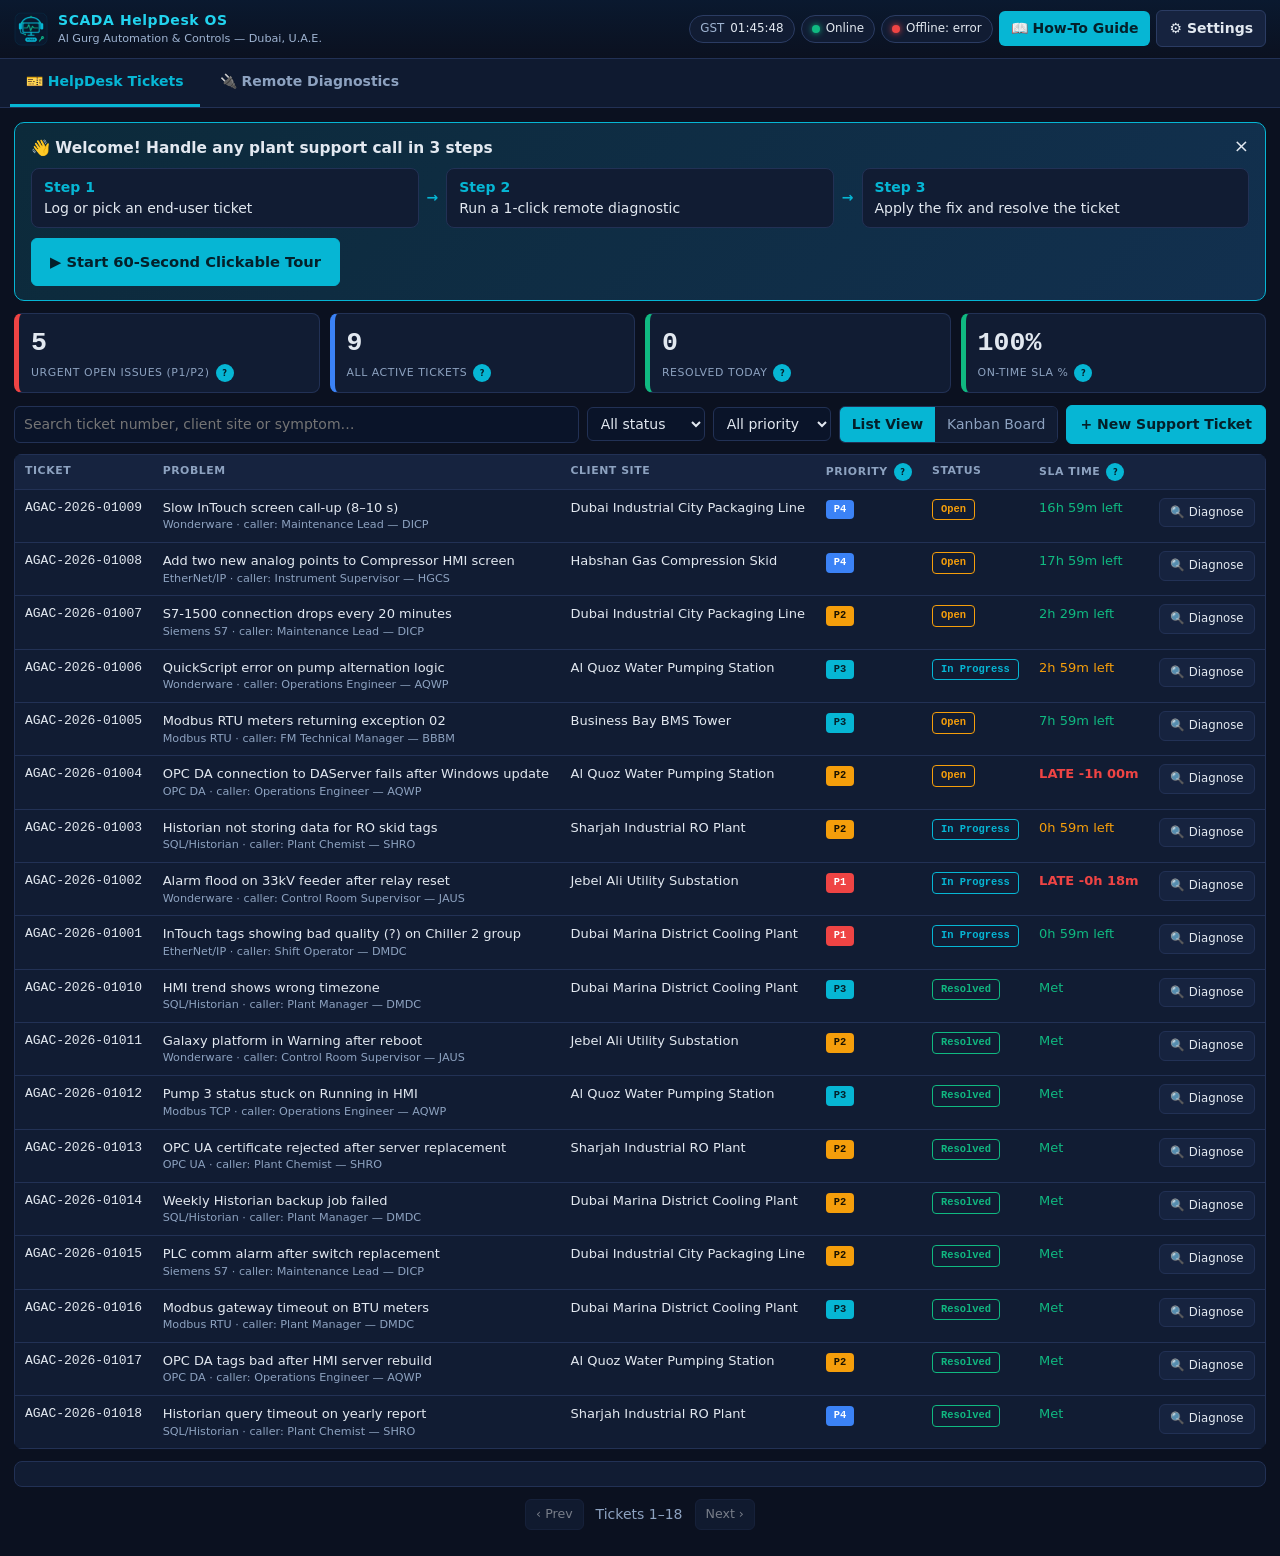
<file: index.html>
<!DOCTYPE html>
<html lang="en" data-theme="dark" data-size="standard">
<head>
<meta charset="utf-8">
<meta name="viewport" content="width=device-width, initial-scale=1, viewport-fit=cover">
<title>SCADA HelpDesk OS — Al Gurg Automation &amp; Controls</title>
<meta name="description" content="Beginner-friendly SCADA support ticketing with remote-diagnostic helpers for Al Gurg Automation and Controls, Dubai U.A.E. Works 100% offline.">
<link rel="manifest" href="manifest.webmanifest">
<link rel="icon" type="image/svg+xml" href="favicon.svg">
<link rel="icon" type="image/png" sizes="32x32" href="icons/favicon-32x32.png">
<link rel="icon" type="image/png" sizes="16x16" href="icons/favicon-16x16.png">
<link rel="apple-touch-icon" sizes="180x180" href="apple-touch-icon.png">
<meta name="apple-mobile-web-app-capable" content="yes">
<meta name="mobile-web-app-capable" content="yes">
<meta name="apple-mobile-web-app-status-bar-style" content="black-translucent">
<meta name="apple-mobile-web-app-title" content="SCADA Desk">
<meta name="theme-color" content="#0a192f" id="themeColor">
<link rel="stylesheet" href="css/styles.css">
</head>
<body>
<header class="topbar">
  <div class="brand">
    <img src="icons/icon-96.png" alt="" width="34" height="34">
    <div>
      <div class="brand-title">SCADA HelpDesk OS</div>
      <div class="brand-sub" id="brandSub">Al Gurg Automation &amp; Controls — Dubai, U.A.E.</div>
    </div>
  </div>
  <div class="status-row">
    <div class="pill" title="UAE Gulf Standard Time (UTC+4)"><span class="lbl">GST</span> <span id="gstClock">--:--:--</span></div>
    <div class="pill"><span class="dot" id="netDot"></span><span id="netText">Online</span></div>
    <div class="pill" title="Offline app cache"><span class="dot warn" id="swDot"></span><span id="swText">Offline: starting</span></div>
    <button class="hdr-btn" id="installBtn" hidden>⬇ Install App</button>
    <button class="hdr-btn" id="guideBtn">📖 How-To Guide</button>
    <button class="hdr-btn alt" id="settingsBtn">⚙️ Settings</button>
  </div>
</header>

<nav class="tabs" role="tablist" aria-label="Workspaces">
  <button class="tab active" data-view="tickets" role="tab">🎫 HelpDesk Tickets</button>
  <button class="tab" data-view="diag" role="tab">🔌 Remote Diagnostics</button>
</nav>

<main>
<!-- ============ WORKSPACE 1: TICKETS ============ -->
<section class="view active" id="view-tickets">
  <div class="welcome" id="welcome" hidden>
    <button class="x" id="welcomeClose" aria-label="Hide welcome banner">×</button>
    <h2>👋 Welcome! Handle any plant support call in 3 steps</h2>
    <div class="steps3">
      <div class="step3"><b>Step 1</b><br>Log or pick an end-user ticket</div><span class="arrow">→</span>
      <div class="step3"><b>Step 2</b><br>Run a 1-click remote diagnostic</div><span class="arrow">→</span>
      <div class="step3"><b>Step 3</b><br>Apply the fix and resolve the ticket</div>
    </div>
    <button class="btn accent big" id="tourStart">▶ Start 60-Second Clickable Tour</button>
  </div>

  <div class="kpis" id="kpis"></div>

  <div class="toolbar">
    <input type="search" id="tSearch" placeholder="Search ticket number, client site or symptom…" aria-label="Search tickets">
    <select id="tStatus" aria-label="Status"><option value="">All status</option><option>Open</option><option>In Progress</option><option>Resolved</option></select>
    <select id="tPriority" aria-label="Priority"><option value="">All priority</option><option value="P1">P1 Critical</option><option value="P2">P2 High</option><option value="P3">P3 Medium</option><option value="P4">P4 Low</option></select>
    <div class="seg" aria-label="View mode"><button id="viewTable" class="active">List View</button><button id="viewKanban">Kanban Board</button></div>
    <button class="btn accent" id="newTicketBtn">+ New Support Ticket</button>
  </div>
  <div id="quickNote" class="hint" hidden></div>
  <div id="ticketTableWrap"></div>
  <div id="ticketKanban" class="kanban" hidden></div>
  <div id="archiveBox" class="card archive-box" hidden></div>
  <div class="pager"><button class="btn small" id="pgPrev">‹ Prev</button><span id="pgInfo"></span><button class="btn small" id="pgNext">Next ›</button></div>
</section>

<!-- ============ WORKSPACE 2: DIAGNOSTICS ============ -->
<section class="view" id="view-diag">
  <div class="diag-banner" id="diagBanner">
    <div class="cur" id="diagCur">Currently Diagnosing: (no ticket selected)</div>
    <label>Switch ticket<select id="diagTicket"></select></label>
  </div>
  <div class="grid2">
    <div class="card" id="card-opc">
      <div class="card-head"><h3>1 · OPC DA / UA Status Helper <span class="tip" tabindex="0" data-tip="OPC is how the HMI reads values from PLCs. Use this when tags show a question mark, red quality or stop updating.">?</span></h3></div>
      <div class="row"><label>Pick a common OPC problem<select id="opcPreset"></select></label><button class="btn small" id="opcExample">✨ Load Common Example</button></div>
      <div class="row"><label>…or type your own code / endpoint<input id="opcCustom" placeholder="0x0018   or   opc.tcp://10.10.20.15:4840" spellcheck="false"></label><button class="btn small" id="opcCheck">Check</button></div>
      <div class="out" id="opcOut"></div>
      <button class="btn accent" data-attach="opc">📎 Attach Result &amp; Fix to Ticket</button>
    </div>

    <div class="card" id="card-modbus">
      <div class="card-head"><h3>2 · Modbus TCP / RTU Troubleshooter <span class="tip" tabindex="0" data-tip="Modbus is a simple protocol used by meters and small PLCs. Use this for timeouts, 'exception' error codes or wrong register addresses.">?</span></h3></div>
      <div class="row"><label>Pick a common Modbus problem<select id="mbPreset"></select></label><button class="btn small" id="mbExample">✨ Load Common Example</button></div>
      <h4>Register Converter &amp; Frame Builder</h4>
      <div class="row3">
        <label>Slave ID<input id="mbSlave" type="number" min="0" max="247" value="1"></label>
        <label>Register (e.g. 40001)<input id="mbReg" value="40001" spellcheck="false"></label>
        <label>How many<input id="mbQty" type="number" min="1" max="125" value="10"></label>
      </div>
      <button class="btn small" id="mbBuild">Convert &amp; Build Frame (with CRC-16)</button>
      <div class="out" id="mbOut"></div>
      <button class="btn accent" data-attach="modbus">📎 Attach Result &amp; Fix to Ticket</button>
    </div>

    <div class="card" id="card-wonderware">
      <div class="card-head"><h3>3 · Wonderware InTouch &amp; Historian Helper <span class="tip" tabindex="0" data-tip="Wonderware is the SCADA software. Use this for alarm floods, missing trend history, script errors or slow screens.">?</span></h3></div>
      <div class="row"><label>Pick a common Wonderware problem<select id="wwPreset"></select></label><button class="btn small" id="wwExample">✨ Load Common Example</button></div>
      <div class="out" id="wwOut"></div>
      <details open><summary>Build Historian SQL query (1 click)</summary>
        <div class="row3" style="margin-top:8px"><label>Tag name(s), comma separated<input id="hTags" value="DC_Chiller1_Temp" spellcheck="false"></label><label>Last how many hours<input id="hHours" type="number" min="1" max="72" value="1"></label></div>
        <button class="btn small" id="hBuild" style="margin-top:8px">Build Query</button>
      </details>
      <details><summary>QuickScript syntax check</summary>
        <textarea id="qsCode" rows="5" spellcheck="false" style="margin-top:8px">IF Tank1_Level > 80
  Pump1_Cmd = 1;
ENDIF</textarea>
        <button class="btn small" id="qsCheck" style="margin-top:8px">Check Syntax</button>
      </details>
      <details><summary>Alarm flood analyzer</summary>
        <textarea id="afLog" rows="4" spellcheck="false" placeholder="One alarm per line:  2026-10-22 06:10:05, TAG_NAME, High" style="margin-top:8px"></textarea>
        <div class="row" style="margin-top:8px"><button class="btn small" id="afSample">Load Sample Log</button><button class="btn small" id="afRun">Analyze</button></div>
      </details>
      <button class="btn accent" data-attach="wonderware">📎 Attach Result &amp; Fix to Ticket</button>
    </div>

    <div class="card" id="card-plc">
      <div class="card-head"><h3>4 · PLC Node Quick-Check <span class="tip" tabindex="0" data-tip="Ports, LED meanings and a short pre-check list for common PLC families. Tick the boxes before you close a ticket.">?</span></h3></div>
      <div class="row"><label>PLC family<select id="plcSel"></select></label><button class="btn small" id="plcExample">✨ Load Common Example</button></div>
      <div class="out" id="plcOut"></div>
      <button class="btn accent" data-attach="plc">📎 Attach Result &amp; Fix to Ticket</button>
    </div>
  </div>
</section>
</main>

<aside class="drawer" id="drawer" hidden aria-label="Ticket detail"></aside>
<div class="scrim" id="scrim" hidden></div>
<div class="modal" id="modal" hidden><div class="modal-box" id="modalBox"></div></div>
<div class="toast" id="toast" hidden></div>

<script src="js/seed-data.js"></script>
<script src="js/db.js"></script>
<script src="js/diagnostics.js"></script>
<script src="js/guide-tour.js"></script>
<script src="js/app.js"></script>
</body>
</html>
</file>
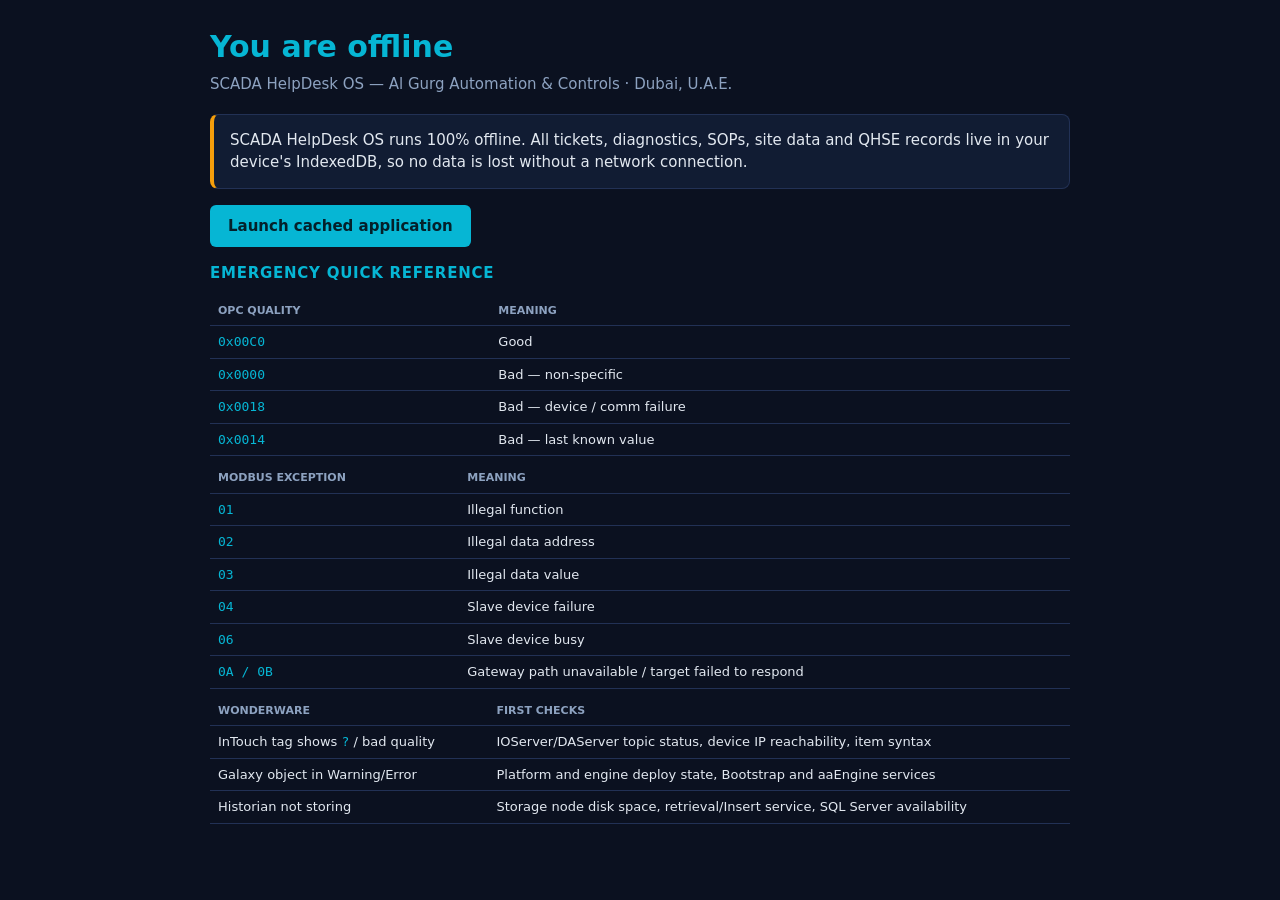
<file: offline.html>
<!DOCTYPE html>
<html lang="en">
<head>
<meta charset="utf-8">
<meta name="viewport" content="width=device-width, initial-scale=1">
<meta name="theme-color" content="#0a192f">
<title>Offline — SCADA HelpDesk OS</title>
<style>
  body{margin:0;background:#0b1120;color:#e2e8f0;font:15px/1.5 system-ui,-apple-system,"Segoe UI",Arial,sans-serif;padding:24px}
  .wrap{max-width:860px;margin:0 auto}
  h1{color:#06b6d4;margin:0 0 4px}
  .sub{color:#8da2c0;margin-bottom:18px}
  .box{background:#111c33;border:1px solid #223155;border-left:4px solid #f59e0b;border-radius:8px;padding:14px 16px;margin-bottom:16px}
  a.btn{display:inline-block;background:#06b6d4;color:#04202a;font-weight:700;padding:10px 18px;border-radius:6px;text-decoration:none}
  table{width:100%;border-collapse:collapse;margin-top:8px}
  th,td{border-bottom:1px solid #223155;padding:6px 8px;text-align:left;font-size:13px}
  th{color:#8da2c0;text-transform:uppercase;font-size:11px}
  code{font-family:ui-monospace,Consolas,monospace;color:#06b6d4}
  h2{font-size:15px;color:#06b6d4;text-transform:uppercase;letter-spacing:.05em}
</style>
</head>
<body>
<div class="wrap">
  <h1>You are offline</h1>
  <div class="sub">SCADA HelpDesk OS — Al Gurg Automation &amp; Controls · Dubai, U.A.E.</div>
  <div class="box">
    SCADA HelpDesk OS runs 100% offline. All tickets, diagnostics, SOPs, site data and QHSE records live in your device's IndexedDB, so no data is lost without a network connection.
  </div>
  <p><a class="btn" href="./index.html">Launch cached application</a></p>

  <h2>Emergency quick reference</h2>
  <table>
    <tr><th>OPC quality</th><th>Meaning</th></tr>
    <tr><td><code>0x00C0</code></td><td>Good</td></tr>
    <tr><td><code>0x0000</code></td><td>Bad — non-specific</td></tr>
    <tr><td><code>0x0018</code></td><td>Bad — device / comm failure</td></tr>
    <tr><td><code>0x0014</code></td><td>Bad — last known value</td></tr>
  </table>
  <table>
    <tr><th>Modbus exception</th><th>Meaning</th></tr>
    <tr><td><code>01</code></td><td>Illegal function</td></tr>
    <tr><td><code>02</code></td><td>Illegal data address</td></tr>
    <tr><td><code>03</code></td><td>Illegal data value</td></tr>
    <tr><td><code>04</code></td><td>Slave device failure</td></tr>
    <tr><td><code>06</code></td><td>Slave device busy</td></tr>
    <tr><td><code>0A / 0B</code></td><td>Gateway path unavailable / target failed to respond</td></tr>
  </table>
  <table>
    <tr><th>Wonderware</th><th>First checks</th></tr>
    <tr><td>InTouch tag shows <code>?</code> / bad quality</td><td>IOServer/DAServer topic status, device IP reachability, item syntax</td></tr>
    <tr><td>Galaxy object in Warning/Error</td><td>Platform and engine deploy state, Bootstrap and aaEngine services</td></tr>
    <tr><td>Historian not storing</td><td>Storage node disk space, retrieval/Insert service, SQL Server availability</td></tr>
  </table>
</div>
</body>
</html>
</file>
<file: css/styles.css>
:root{
  --bg:#0b1120;--bg2:#0f1a30;--panel:#111c33;--panel2:#16233f;--line:#223155;--inp:#0a1429;--code:#050b18;
  --text:#e2e8f0;--muted:#8da2c0;--cyan:#06b6d4;--on-cyan:#04202a;--red:#ef4444;--amber:#f59e0b;--green:#10b981;--blue:#3b82f6;
  --hover:#15264a;--shadow:#000a;--scrim:#0009;--radius:8px;--fs:14px;
  --mono:ui-monospace,SFMono-Regular,Menlo,Consolas,"Liberation Mono",monospace;
}
:root[data-theme="light"]{
  --bg:#f1f5f9;--bg2:#e8eef6;--panel:#ffffff;--panel2:#e2e8f0;--line:#94a3b8;--inp:#ffffff;--code:#f8fafc;
  --text:#0f172a;--muted:#475569;--cyan:#0369a1;--on-cyan:#ffffff;--red:#b91c1c;--amber:#b45309;--green:#047857;--blue:#1d4ed8;
  --hover:#dbeafe;--shadow:#0004;--scrim:#0006;
}
:root[data-size="large"]{--fs:17px}
*{box-sizing:border-box}
html,body{margin:0;background:var(--bg);color:var(--text);font:var(--fs)/1.5 system-ui,-apple-system,"Segoe UI",Roboto,Arial,sans-serif}
body{padding-top:env(safe-area-inset-top);min-height:100vh}
button,input,select,textarea{font:inherit;color:inherit}
:root[data-size="large"] .btn{padding:12px 18px;min-height:46px}
:root[data-size="large"] .btn.small{padding:10px 14px;min-height:42px}
:root[data-size="large"] input,:root[data-size="large"] select,:root[data-size="large"] textarea{padding:11px 12px;min-height:46px}
.topbar{display:flex;flex-wrap:wrap;gap:10px;align-items:center;justify-content:space-between;padding:10px 14px;background:linear-gradient(180deg,#0a192f,#0b1120);border-bottom:1px solid var(--line);color:#e2e8f0}
:root[data-theme="light"] .topbar{background:linear-gradient(180deg,#0c4a6e,#0a3b57)}
.brand{display:flex;gap:10px;align-items:center}
.brand img{border-radius:8px}
.brand-title{font-weight:700;letter-spacing:.04em;color:#22d3ee}
.brand-sub{font-size:.8em;color:#9fb4d2}
.status-row{display:flex;flex-wrap:wrap;gap:6px;align-items:center}
.pill{display:inline-flex;gap:6px;align-items:center;padding:4px 10px;border:1px solid #2b3c63;border-radius:999px;background:#111c33;color:#e2e8f0;font-size:.85em;white-space:nowrap}
.pill .lbl{color:#9fb4d2}
.dot{width:8px;height:8px;border-radius:50%;background:#10b981;color:#10b981;box-shadow:0 0 6px currentColor}
.dot.off{background:#ef4444;color:#ef4444}.dot.warn{background:#f59e0b;color:#f59e0b}
.hdr-btn{background:#06b6d4;color:#04202a;border:0;border-radius:6px;padding:7px 12px;font-weight:700;cursor:pointer}
.hdr-btn.alt{background:#16233f;color:#e2e8f0;border:1px solid #2b3c63}
.hdr-btn:hover{filter:brightness(1.12)}
.tabs{display:flex;gap:4px;padding:0 10px;background:var(--bg2);border-bottom:1px solid var(--line);position:sticky;top:0;z-index:5}
.tab{background:none;border:0;border-bottom:3px solid transparent;padding:12px 16px;color:var(--muted);cursor:pointer;white-space:nowrap;font-weight:600}
.tab:hover{color:var(--text)}
.tab.active{color:var(--cyan);border-bottom-color:var(--cyan)}
main{padding:14px;max-width:1500px;margin:0 auto}
.view{display:none}.view.active{display:block}
input,select,textarea{background:var(--inp);border:1px solid var(--line);border-radius:6px;padding:7px 9px;width:100%}
input:focus,select:focus,textarea:focus,button:focus-visible,[tabindex]:focus-visible{outline:2px solid var(--cyan);outline-offset:1px}
textarea{font-family:var(--mono);font-size:.9em;resize:vertical}
label{display:flex;flex-direction:column;gap:3px;font-size:.86em;color:var(--muted)}
.btn{background:var(--panel2);border:1px solid var(--line);border-radius:6px;padding:8px 13px;cursor:pointer;color:var(--text)}
.btn:hover{border-color:var(--cyan)}
.btn:disabled{opacity:.5;cursor:not-allowed}
.btn.accent{background:var(--cyan);color:var(--on-cyan);border-color:var(--cyan);font-weight:700}
.btn.ok{background:var(--green);color:#fff;border-color:var(--green);font-weight:700}
.btn.danger{border-color:var(--red);color:var(--red)}
.btn.small{padding:5px 10px;font-size:.9em}
.btn.big{padding:12px 18px;font-size:1.05em}
.row{display:flex;flex-wrap:wrap;gap:8px;align-items:flex-end}.row>label{flex:1;min-width:140px}
.row3{display:grid;grid-template-columns:repeat(auto-fit,minmax(140px,1fr));gap:8px}
.hint{color:var(--muted);font-size:.86em}
.mono{font-family:var(--mono)}
/* welcome banner */
.welcome{background:linear-gradient(135deg,#0c2a3a,#12304f);border:1px solid var(--cyan);border-radius:10px;padding:14px 16px;margin-bottom:12px;color:#e2e8f0;position:relative}
:root[data-theme="light"] .welcome{background:#e0f2fe;color:#0f172a}
.welcome h2{margin:0 0 8px;font-size:1.1em}
.steps3{display:flex;flex-wrap:wrap;gap:8px;align-items:center;margin-bottom:10px}
.step3{background:var(--panel);border:1px solid var(--line);border-radius:8px;padding:8px 12px;flex:1;min-width:190px;color:var(--text)}
.step3 b{color:var(--cyan)}
.arrow{color:var(--cyan);font-weight:700}
.welcome .x{position:absolute;top:8px;right:10px;background:none;border:0;color:inherit;font-size:1.3em;cursor:pointer}
/* kpis */
.kpis{display:grid;grid-template-columns:repeat(auto-fit,minmax(170px,1fr));gap:10px;margin-bottom:12px}
.kpi{background:var(--panel);border:1px solid var(--line);border-left:5px solid var(--cyan);border-radius:var(--radius);padding:10px 12px;cursor:pointer;text-align:left;color:var(--text)}
.kpi:hover{border-color:var(--cyan)}
.kpi.sel{outline:2px solid var(--cyan);background:var(--hover)}
.kpi .v{font-size:1.9em;font-weight:700;font-family:var(--mono)}
.kpi .k{font-size:.78em;color:var(--muted);text-transform:uppercase;letter-spacing:.05em}
.kpi.red{border-left-color:var(--red)}.kpi.amber{border-left-color:var(--amber)}.kpi.green{border-left-color:var(--green)}.kpi.blue{border-left-color:var(--blue)}
.toolbar{display:flex;flex-wrap:wrap;gap:8px;margin-bottom:10px;align-items:center}
.toolbar input[type=search]{flex:1;min-width:220px;width:auto}
.toolbar select{width:auto}
.seg{display:inline-flex;border:1px solid var(--line);border-radius:6px;overflow:hidden}
.seg button{background:var(--panel);border:0;padding:7px 12px;cursor:pointer;color:var(--muted)}
.seg button.active{background:var(--cyan);color:var(--on-cyan);font-weight:700}
table{width:100%;border-collapse:collapse;background:var(--panel);border:1px solid var(--line)}
th,td{padding:8px 10px;text-align:left;border-bottom:1px solid var(--line);font-size:.93em;vertical-align:top}
th{background:var(--panel2);color:var(--muted);font-size:.78em;text-transform:uppercase;letter-spacing:.05em}
tbody tr{cursor:pointer}tbody tr:hover{background:var(--hover)}
.tbl-scroll{overflow-x:auto;border-radius:var(--radius)}
.badge{display:inline-block;padding:2px 8px;border-radius:4px;font-size:.8em;font-weight:700;font-family:var(--mono);white-space:nowrap}
.p-P1{background:var(--red);color:#fff}.p-P2{background:var(--amber);color:#1a1200}.p-P3{background:var(--cyan);color:var(--on-cyan)}.p-P4{background:var(--blue);color:#fff}
:root[data-theme="light"] .p-P2{color:#fff}
.s-Open{border:1px solid var(--amber);color:var(--amber)}.s-In-Progress{border:1px solid var(--cyan);color:var(--cyan)}.s-Resolved{border:1px solid var(--green);color:var(--green)}.s-Closed{border:1px solid var(--muted);color:var(--muted)}
.sla-ok{color:var(--green)}.sla-warn{color:var(--amber)}.sla-bad{color:var(--red);font-weight:700}
.pager{display:flex;gap:12px;align-items:center;justify-content:center;margin:12px 0;color:var(--muted)}
.kanban{display:grid;grid-template-columns:repeat(3,minmax(230px,1fr));gap:10px;overflow-x:auto}
.kcol{background:var(--bg2);border:1px solid var(--line);border-radius:var(--radius);padding:8px;min-height:120px}
.kcol h4{margin:2px 0 8px;font-size:.85em;color:var(--muted);text-transform:uppercase}
.kcard{background:var(--panel);border:1px solid var(--line);border-left:4px solid var(--cyan);border-radius:6px;padding:8px;margin-bottom:6px;cursor:pointer}
.archive-box{margin-top:12px}
/* cards */
.grid2{display:grid;grid-template-columns:repeat(auto-fit,minmax(380px,1fr));gap:12px}
.card{background:var(--panel);border:1px solid var(--line);border-radius:var(--radius);padding:12px 14px;display:flex;flex-direction:column;gap:9px}
.card h3{margin:0;font-size:1em;color:var(--cyan);text-transform:uppercase;letter-spacing:.05em}
.card h4{margin:6px 0 0;font-size:.85em;color:var(--muted);text-transform:uppercase}
.card-head{display:flex;justify-content:space-between;align-items:center;gap:8px}
.diag-banner{display:flex;flex-wrap:wrap;gap:10px;align-items:center;background:var(--panel);border:1px solid var(--cyan);border-radius:var(--radius);padding:10px 14px;margin-bottom:12px}
.diag-banner .cur{font-weight:700;flex:1;min-width:240px}
.diag-banner select{width:auto;min-width:280px}
.out{background:var(--inp);border:1px solid var(--line);border-radius:6px;padding:10px 12px;min-height:34px;word-break:break-word}
.out:empty{display:none}
.out .lvl{display:inline-block;padding:1px 8px;border-radius:4px;font-weight:700;font-size:.8em;margin-right:6px}
.out .lvl.bad,.lvl.bad{background:var(--red);color:#fff}.out .lvl.good,.lvl.good{background:var(--green);color:#fff}.out .lvl.warn,.lvl.warn{background:var(--amber);color:#1a1200}
.out .good{color:var(--green)}.out .bad{color:var(--red)}.out .warn{color:var(--amber)}
.checks label{flex-direction:row;align-items:flex-start;gap:8px;color:var(--text);font-size:1em;padding:3px 0}
.checks input{width:auto;margin-top:4px}
.code{background:var(--code);border:1px solid var(--line);border-radius:6px;padding:10px;font-family:var(--mono);font-size:.85em;overflow:auto;margin:0;white-space:pre-wrap}
.code:empty{display:none}
.list{display:flex;flex-direction:column;gap:6px}
.item{border:1px solid var(--line);border-radius:6px;padding:8px 10px;background:var(--bg2)}
.item .t{font-weight:600}.item .m{font-size:.85em;color:var(--muted)}
.item .acts{display:flex;gap:6px;margin-top:6px;flex-wrap:wrap}
.srow{display:flex;justify-content:space-between;gap:10px;border-bottom:1px dashed var(--line);padding:4px 0}
.bar{height:12px;background:var(--inp);border:1px solid var(--line);border-radius:6px;overflow:hidden}
.bar>i{display:block;height:100%;background:linear-gradient(90deg,var(--cyan),var(--green))}
.bar.hot>i{background:linear-gradient(90deg,var(--amber),var(--red))}
details{border:1px solid var(--line);border-radius:6px;padding:8px 10px;background:var(--bg2)}
details+details{margin-top:6px}
summary{cursor:pointer;font-weight:600}
code{font-family:var(--mono);background:var(--inp);padding:1px 4px;border-radius:3px}
/* tooltips */
.tip{display:inline-flex;align-items:center;justify-content:center;width:18px;height:18px;border-radius:50%;background:var(--cyan);color:var(--on-cyan);font-size:.75em;font-weight:700;cursor:help;position:relative;margin-left:6px;vertical-align:middle;text-transform:none;letter-spacing:0}
.tip:hover::after,.tip:focus::after,.tip.open::after{content:attr(data-tip);position:absolute;z-index:60;left:50%;top:125%;transform:translateX(-50%);width:max-content;max-width:260px;background:#0c2a33;color:#e2e8f0;border:1px solid var(--cyan);border-radius:6px;padding:8px 10px;font-size:13px;font-weight:400;line-height:1.4;text-align:left;white-space:normal;box-shadow:0 6px 20px var(--shadow)}
body.nohints .tip{display:none}
/* drawer / modal */
.drawer{position:fixed;top:0;right:0;bottom:0;width:min(720px,100%);background:var(--panel);border-left:2px solid var(--cyan);z-index:20;overflow:auto;padding:14px;display:flex;flex-direction:column;gap:12px;box-shadow:-10px 0 40px var(--shadow)}
.drawer[hidden],.scrim[hidden],.modal[hidden],.toast[hidden]{display:none}
.scrim{position:fixed;inset:0;background:var(--scrim);z-index:15}
.modal{position:fixed;inset:0;background:var(--scrim);z-index:30;display:flex;align-items:flex-start;justify-content:center;padding:20px;overflow:auto}
.modal-box{background:var(--panel);border:1px solid var(--cyan);border-radius:10px;padding:16px;width:min(720px,100%);display:flex;flex-direction:column;gap:10px}
.modal-box.wide{width:min(900px,100%)}
.modal-box h3{margin:0;color:var(--cyan)}
.toast{position:fixed;left:50%;bottom:20px;transform:translateX(-50%);background:#0c2a33;color:#e2e8f0;border:1px solid var(--cyan);padding:10px 16px;border-radius:8px;z-index:200;max-width:90vw}
.report{background:#fff;color:#111;padding:20px;border-radius:6px}
.report h2,.report h3{color:#0a192f}.report table{background:#fff;color:#111}.report th{background:#e5e7eb;color:#111}.report td,.report th{border-color:#bbb}
.sla-timer{font-family:var(--mono);font-size:1.5em}
.actionbar{display:flex;flex-wrap:wrap;gap:8px}
.pulse{animation:pulse 1s ease-in-out 3;outline:3px solid var(--amber);outline-offset:3px;border-radius:6px}
@keyframes pulse{50%{outline-color:transparent}}
/* guide */
.gtabs{display:flex;gap:4px;flex-wrap:wrap;border-bottom:1px solid var(--line)}
.gtab{background:none;border:0;border-bottom:3px solid transparent;padding:8px 10px;color:var(--muted);cursor:pointer;font-weight:600}
.gtab.active{color:var(--cyan);border-bottom-color:var(--cyan)}
.gpane{display:none;flex-direction:column;gap:10px}.gpane.active{display:flex}
.gcard{border:1px solid var(--line);border-radius:8px;padding:10px 12px;background:var(--bg2)}
.gcard h4{margin:0 0 4px;color:var(--text);text-transform:none;font-size:1em}
.legend{display:flex;flex-wrap:wrap;gap:8px}
/* tour */
.tour-hole{position:fixed;z-index:100;border-radius:8px;box-shadow:0 0 0 9999px rgba(0,0,0,.68),0 0 0 3px var(--cyan) inset;pointer-events:none;transition:all .25s}
.tour-card{position:fixed;z-index:101;width:min(360px,calc(100vw - 24px));background:#0c2a33;color:#e2e8f0;border:2px solid #06b6d4;border-radius:10px;padding:14px;box-shadow:0 10px 40px #000c}
.tour-card h4{margin:0 0 6px;color:#22d3ee;font-size:1.05em;text-transform:none}
.tour-card .btns{display:flex;flex-wrap:wrap;gap:6px;margin-top:10px}
.tour-card .btn{background:#16233f;color:#e2e8f0;border-color:#2b3c63}
.tour-card .btn.accent{background:#06b6d4;color:#04202a}
.tour-card .count{font-size:.8em;color:#9fb4d2;margin-bottom:4px}
@media(max-width:640px){
  .grid2{grid-template-columns:1fr}.brand-sub{display:none}.kanban{grid-template-columns:repeat(3,240px)}
  .diag-banner select{min-width:0;width:100%}.hdr-btn{padding:7px 9px}
}
@media print{
  body *{visibility:hidden}
  .report,.report *{visibility:visible}
  .report{position:absolute;inset:0;padding:10mm}
}
</file>
